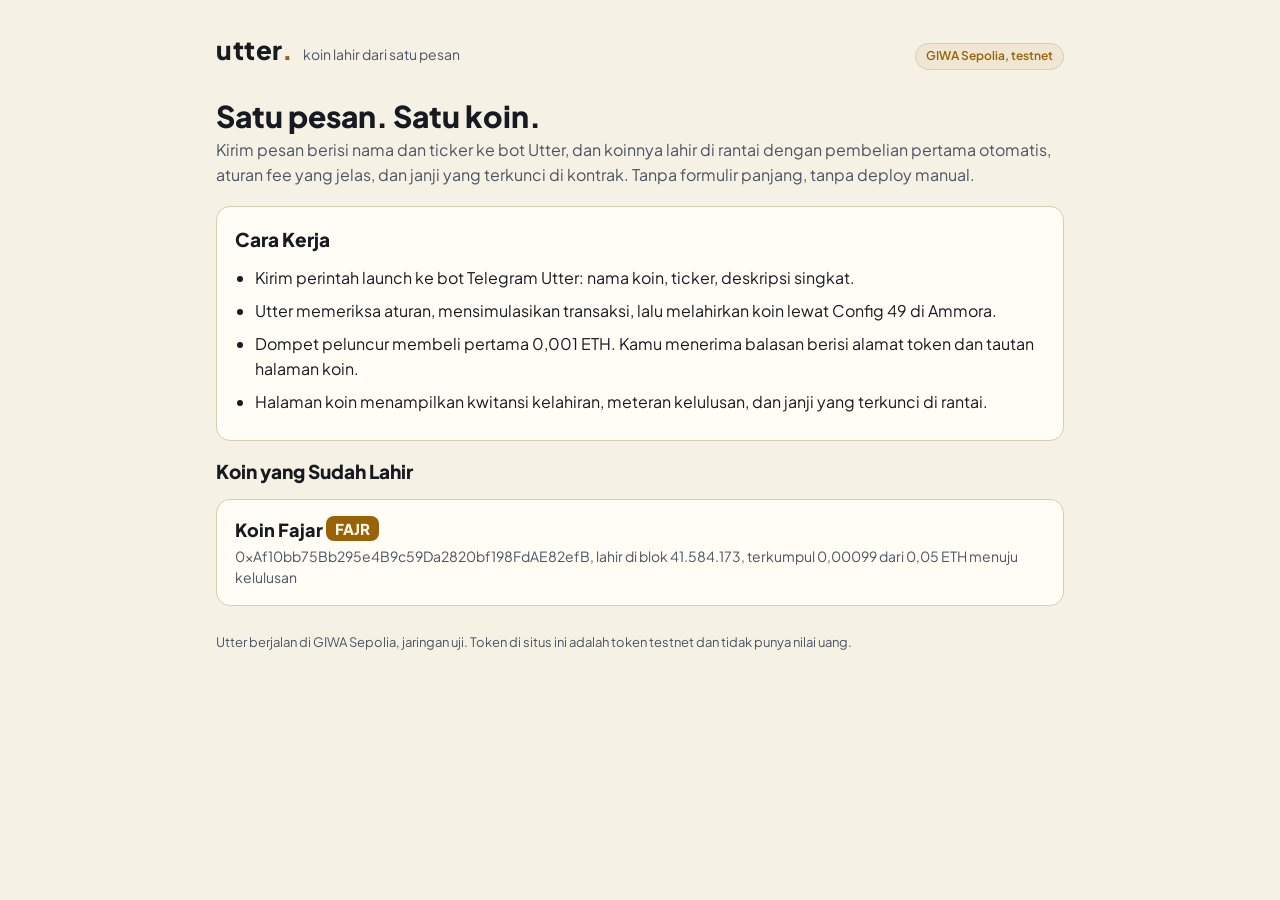
<file: index.html>
<!DOCTYPE html>
<html lang="id">
<head>
<meta charset="utf-8">
<meta name="viewport" content="width=device-width, initial-scale=1">
<title>Utter, koin lahir dari satu pesan</title>
<meta name="description" content="Utter melahirkan koin dari satu pesan chat di Ammora, GIWA Sepolia. Satu pesan berisi nama dan ticker menjadi koin on-chain dengan aturan yang terkunci di rantai.">
<link rel="stylesheet" href="assets/style.css">
</head>
<body>
<div class="wrap">
  <header class="site">
    <span class="logo">utter<span class="dot">.</span></span>
    <span class="tagline">koin lahir dari satu pesan</span>
    <span class="netbadge">GIWA Sepolia, testnet</span>
  </header>

  <h1>Satu pesan. Satu koin.</h1>
  <p class="sub">Kirim pesan berisi nama dan ticker ke bot Utter, dan koinnya lahir di rantai dengan pembelian pertama otomatis, aturan fee yang jelas, dan janji yang terkunci di kontrak. Tanpa formulir panjang, tanpa deploy manual.</p>

  <section class="card" aria-label="Cara kerja">
    <h2>Cara Kerja</h2>
    <ul class="plain">
      <li>Kirim perintah launch ke bot Telegram Utter: nama koin, ticker, deskripsi singkat.</li>
      <li>Utter memeriksa aturan, mensimulasikan transaksi, lalu melahirkan koin lewat Config 49 di Ammora.</li>
      <li>Dompet peluncur membeli pertama 0,001 ETH. Kamu menerima balasan berisi alamat token dan tautan halaman koin.</li>
      <li>Halaman koin menampilkan kwitansi kelahiran, meteran kelulusan, dan janji yang terkunci di rantai.</li>
    </ul>
  </section>

  <section aria-label="Koin yang sudah lahir">
    <h2>Koin yang Sudah Lahir</h2>
    <div class="coin-list">
      <a class="coin-card" href="c/0xaf10bb75bb295e4b9c59da2820bf198fdaf82efb/">
        <span class="nm">Koin Fajar <span class="ticker-chip">FAJR</span></span>
        <div class="mt">0xAf10bb75Bb295e4B9c59Da2820bf198FdAE82efB, lahir di blok 41.584.173, terkumpul 0,00099 dari 0,05 ETH menuju kelulusan</div>
      </a>
    </div>
  </section>

  <p class="foot">Utter berjalan di GIWA Sepolia, jaringan uji. Token di situs ini adalah token testnet dan tidak punya nilai uang. <span data-latest-block></span></p>
</div>
<script src="assets/app.js" defer></script>
</body>
</html>
</file>
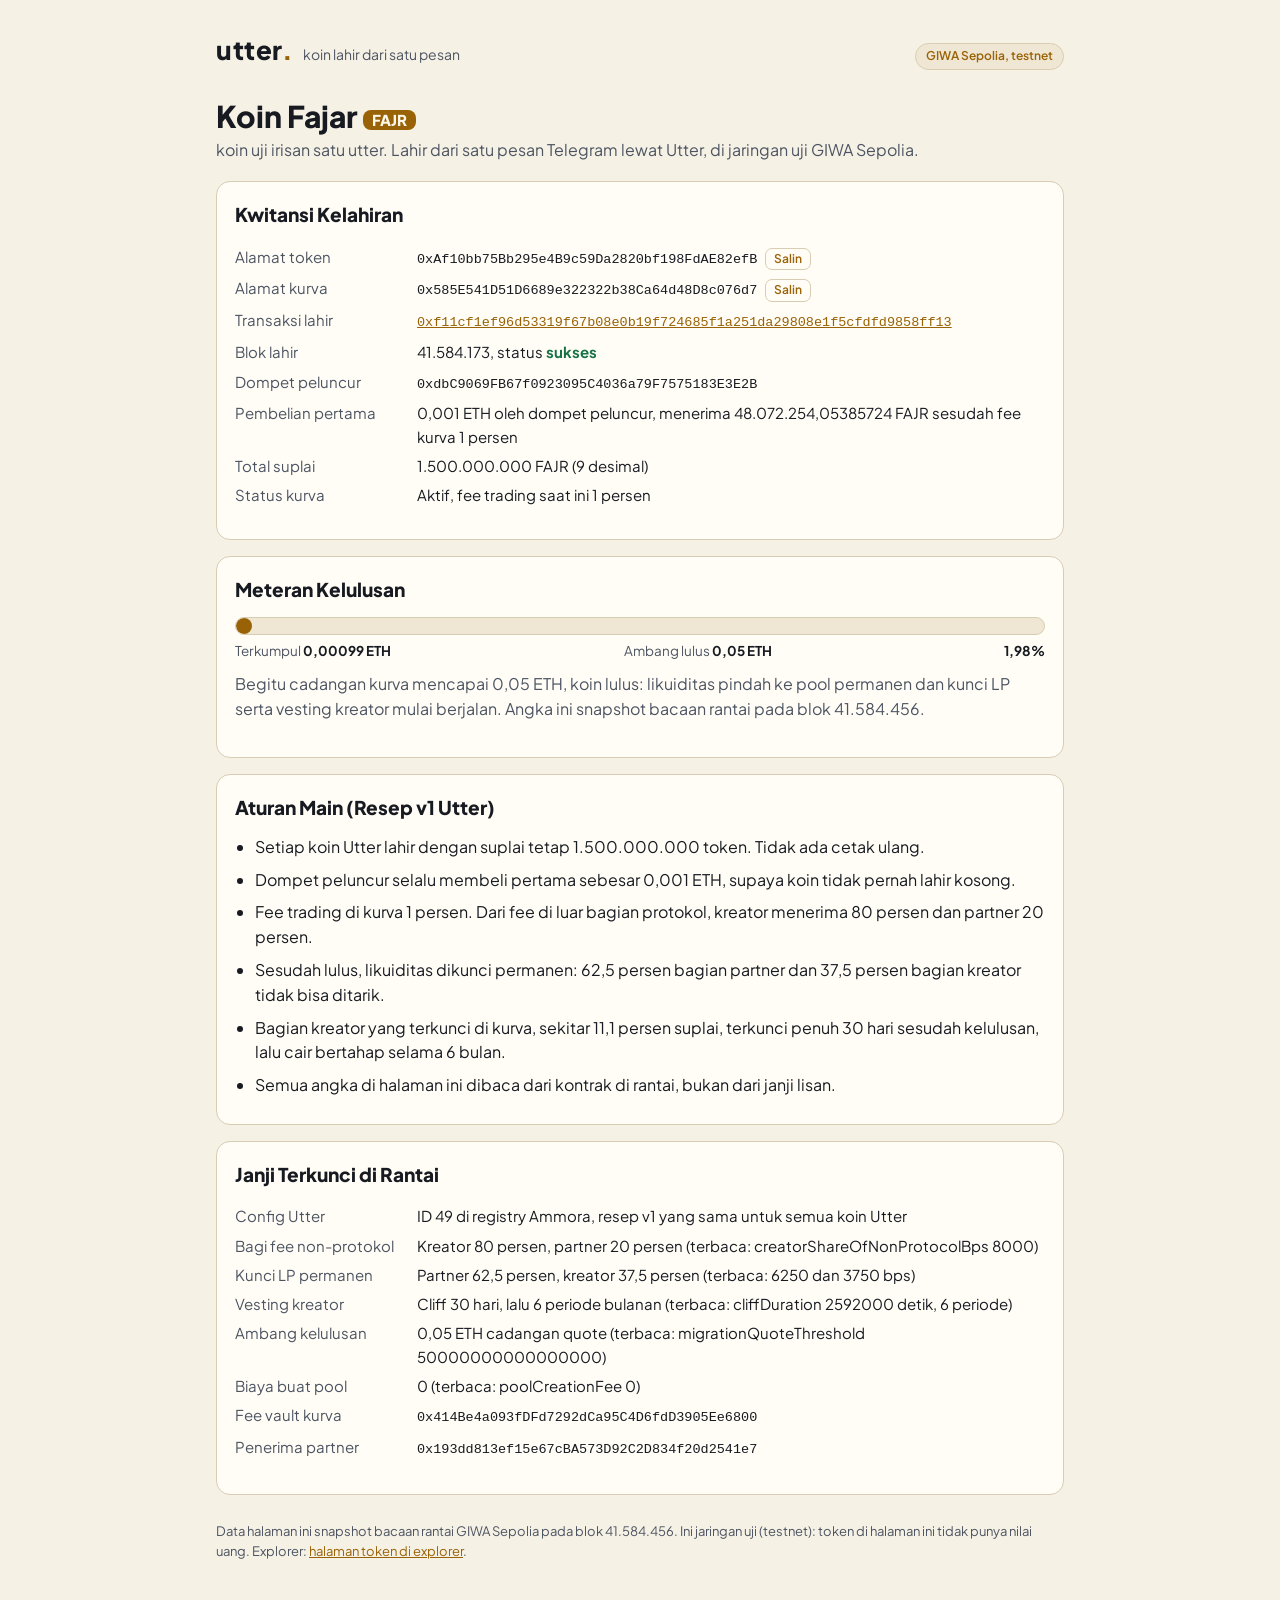
<file: c/0xaf10bb75bb295e4b9c59da2820bf198fdaf82efb/index.html>
<!DOCTYPE html>
<html lang="id">
<head>
<meta charset="utf-8">
<meta name="viewport" content="width=device-width, initial-scale=1">
<title>Koin Fajar (FAJR) di Utter</title>
<meta name="description" content="Kwitansi kelahiran, aturan main, meteran kelulusan, dan janji terkunci Koin Fajar (FAJR), koin pertama yang lahir lewat Utter di GIWA Sepolia.">
<link rel="stylesheet" href="../../assets/style.css">
</head>
<body>
<div class="wrap">
  <header class="site">
    <span class="logo">utter<span class="dot">.</span></span>
    <span class="tagline">koin lahir dari satu pesan</span>
    <span class="netbadge">GIWA Sepolia, testnet</span>
  </header>

  <h1>Koin Fajar <span class="ticker-chip">FAJR</span></h1>
  <p class="sub">koin uji irisan satu utter. Lahir dari satu pesan Telegram lewat Utter, di jaringan uji GIWA Sepolia.</p>

  <section class="card" aria-label="Kwitansi kelahiran">
    <h2>Kwitansi Kelahiran</h2>
    <dl class="kv">
      <dt>Alamat token</dt>
      <dd><span class="mono">0xAf10bb75Bb295e4B9c59Da2820bf198FdAE82efB</span><button class="copy-btn" data-copy="0xAf10bb75Bb295e4B9c59Da2820bf198FdAE82efB">Salin</button></dd>
      <dt>Alamat kurva</dt>
      <dd><span class="mono">0x585E541D51D6689e322322b38Ca64d48D8c076d7</span><button class="copy-btn" data-copy="0x585E541D51D6689e322322b38Ca64d48D8c076d7">Salin</button></dd>
      <dt>Transaksi lahir</dt>
      <dd><a class="mono" href="https://sepolia-explorer.giwa.io/tx/0xf11cf1ef96d53319f67b08e0b19f724685f1a251da29808e1f5cfdfd9858ff13">0xf11cf1ef96d53319f67b08e0b19f724685f1a251da29808e1f5cfdfd9858ff13</a></dd>
      <dt>Blok lahir</dt>
      <dd>41.584.173, status <span class="status-ok">sukses</span></dd>
      <dt>Dompet peluncur</dt>
      <dd><span class="mono">0xdbC9069FB67f0923095C4036a79F7575183E3E2B</span></dd>
      <dt>Pembelian pertama</dt>
      <dd>0,001 ETH oleh dompet peluncur, menerima 48.072.254,05385724 FAJR sesudah fee kurva 1 persen</dd>
      <dt>Total suplai</dt>
      <dd>1.500.000.000 FAJR (9 desimal)</dd>
      <dt>Status kurva</dt>
      <dd>Aktif, fee trading saat ini 1 persen</dd>
    </dl>
  </section>

  <section class="card" aria-label="Meteran kelulusan">
    <h2>Meteran Kelulusan</h2>
    <div class="meter" role="img" aria-label="Terkumpul 0,00099 ETH dari ambang kelulusan 0,05 ETH, yaitu 1,98 persen"><i style="width:1.98%"></i></div>
    <div class="meter-note"><span>Terkumpul <b>0,00099 ETH</b></span><span>Ambang lulus <b>0,05 ETH</b></span><span><b>1,98%</b></span></div>
    <p class="sub" style="margin-top:10px">Begitu cadangan kurva mencapai 0,05 ETH, koin lulus: likuiditas pindah ke pool permanen dan kunci LP serta vesting kreator mulai berjalan. Angka ini snapshot bacaan rantai pada blok 41.584.456.</p>
  </section>

  <section class="card" aria-label="Aturan main">
    <h2>Aturan Main (Resep v1 Utter)</h2>
    <ul class="plain">
      <li>Setiap koin Utter lahir dengan suplai tetap 1.500.000.000 token. Tidak ada cetak ulang.</li>
      <li>Dompet peluncur selalu membeli pertama sebesar 0,001 ETH, supaya koin tidak pernah lahir kosong.</li>
      <li>Fee trading di kurva 1 persen. Dari fee di luar bagian protokol, kreator menerima 80 persen dan partner 20 persen.</li>
      <li>Sesudah lulus, likuiditas dikunci permanen: 62,5 persen bagian partner dan 37,5 persen bagian kreator tidak bisa ditarik.</li>
      <li>Bagian kreator yang terkunci di kurva, sekitar 11,1 persen suplai, terkunci penuh 30 hari sesudah kelulusan, lalu cair bertahap selama 6 bulan.</li>
      <li>Semua angka di halaman ini dibaca dari kontrak di rantai, bukan dari janji lisan.</li>
    </ul>
  </section>

  <section class="card" aria-label="Janji terkunci">
    <h2>Janji Terkunci di Rantai</h2>
    <dl class="kv">
      <dt>Config Utter</dt>
      <dd>ID 49 di registry Ammora, resep v1 yang sama untuk semua koin Utter</dd>
      <dt>Bagi fee non-protokol</dt>
      <dd>Kreator 80 persen, partner 20 persen (terbaca: creatorShareOfNonProtocolBps 8000)</dd>
      <dt>Kunci LP permanen</dt>
      <dd>Partner 62,5 persen, kreator 37,5 persen (terbaca: 6250 dan 3750 bps)</dd>
      <dt>Vesting kreator</dt>
      <dd>Cliff 30 hari, lalu 6 periode bulanan (terbaca: cliffDuration 2592000 detik, 6 periode)</dd>
      <dt>Ambang kelulusan</dt>
      <dd>0,05 ETH cadangan quote (terbaca: migrationQuoteThreshold 50000000000000000)</dd>
      <dt>Biaya buat pool</dt>
      <dd>0 (terbaca: poolCreationFee 0)</dd>
      <dt>Fee vault kurva</dt>
      <dd><span class="mono">0x414Be4a093fDFd7292dCa95C4D6fdD3905Ee6800</span></dd>
      <dt>Penerima partner</dt>
      <dd><span class="mono">0x193dd813ef15e67cBA573D92C2D834f20d2541e7</span></dd>
    </dl>
  </section>

  <p class="foot">Data halaman ini snapshot bacaan rantai GIWA Sepolia pada blok 41.584.456. <span data-latest-block></span> Ini jaringan uji (testnet): token di halaman ini tidak punya nilai uang. Explorer: <a href="https://sepolia-explorer.giwa.io/address/0xAf10bb75Bb295e4B9c59Da2820bf198FdAE82efB">halaman token di explorer</a>.</p>
</div>
<script src="../../assets/app.js" defer></script>
</body>
</html>
</file>
<file: assets/style.css>
/* Utter, tema Tinta Malam. Satu berkas CSS, tanpa library. */
@font-face {
  font-family: 'Plus Jakarta Sans';
  font-style: normal;
  font-weight: 400 800;
  font-display: swap;
  src: url('fonts/pjs-latin.woff2') format('woff2');
  unicode-range: U+0000-00FF, U+0131, U+0152-0153, U+02BB-02BC, U+02C6, U+02DA, U+02DC, U+0304, U+0308, U+0329, U+2000-206F, U+20AC, U+2122, U+2191, U+2193, U+2212, U+2215, U+FEFF, U+FFFD;
}
@font-face {
  font-family: 'Plus Jakarta Sans';
  font-style: normal;
  font-weight: 400 800;
  font-display: swap;
  src: url('fonts/pjs-latin-ext.woff2') format('woff2');
  unicode-range: U+0100-02BA, U+02BD-02C5, U+02C7-02CC, U+02CE-02D7, U+02DD-02FF, U+0304, U+0308, U+0329, U+1D00-1DBF, U+1E00-1E9F, U+1EF2-1EFF, U+2020, U+20A0-20AB, U+20AD-20C4, U+2113, U+2C60-2C7F, U+A720-A7FF;
}

:root {
  --bg: #0a0d13;
  --bg-soft: #10141d;
  --card: #131926;
  --line: #26304a;
  --ink: #f2ead8;
  --ink-dim: #b9c0cf;
  --accent: #f5b942;
  --accent-ink: #1a1206;
  --good: #7bd88f;
  --mono: ui-monospace, 'SF Mono', Menlo, Consolas, monospace;
}
@media (prefers-color-scheme: light) {
  :root {
    --bg: #f6f1e5;
    --bg-soft: #efe7d3;
    --card: #fffdf6;
    --line: #d8cdb2;
    --ink: #171a21;
    --ink-dim: #4c5462;
    --accent: #9a6206;
    --accent-ink: #fff8ea;
    --good: #177245;
  }
}

* { box-sizing: border-box; }
html { -webkit-text-size-adjust: 100%; }
body {
  margin: 0;
  background: var(--bg);
  color: var(--ink);
  font-family: 'Plus Jakarta Sans', system-ui, -apple-system, 'Segoe UI', sans-serif;
  font-size: 16px;
  line-height: 1.55;
}
.wrap { max-width: 880px; margin: 0 auto; padding: 20px 16px 56px; }

header.site { display: flex; align-items: baseline; gap: 10px; padding: 10px 0 22px; }
.logo { font-weight: 800; font-size: 26px; letter-spacing: 0.5px; }
.logo .dot { color: var(--accent); }
.tagline { color: var(--ink-dim); font-size: 14px; }
.netbadge {
  margin-left: auto; font-size: 12px; font-weight: 600; color: var(--accent);
  border: 1px solid var(--line); border-radius: 999px; padding: 3px 10px; background: var(--bg-soft);
}

h1 { font-size: 30px; line-height: 1.2; margin: 6px 0 4px; font-weight: 800; }
h2 { font-size: 19px; margin: 0 0 12px; font-weight: 800; }
.sub { color: var(--ink-dim); margin: 0 0 18px; }
.ticker-chip {
  display: inline-block; font-weight: 800; color: var(--accent-ink); background: var(--accent);
  border-radius: 8px; padding: 1px 9px; font-size: 15px; vertical-align: 2px;
}

.card {
  background: var(--card); border: 1px solid var(--line); border-radius: 14px;
  padding: 18px; margin: 0 0 16px;
}
.kv { display: grid; grid-template-columns: 168px 1fr; gap: 6px 14px; font-size: 15px; }
.kv dt { color: var(--ink-dim); }
.kv dd { margin: 0; overflow-wrap: anywhere; }
.mono { font-family: var(--mono); font-size: 13.5px; }
a { color: var(--accent); }
a:focus-visible, button:focus-visible { outline: 2px solid var(--accent); outline-offset: 2px; }

.copy-btn {
  font: inherit; font-size: 12px; font-weight: 600; cursor: pointer;
  color: var(--accent); background: transparent; border: 1px solid var(--line);
  border-radius: 7px; padding: 1px 8px; margin-left: 8px;
}
.copy-btn:hover { border-color: var(--accent); }

.meter { background: var(--bg-soft); border: 1px solid var(--line); border-radius: 999px; height: 18px; overflow: hidden; }
.meter > i { display: block; height: 100%; background: var(--accent); border-radius: 999px; }
.meter-note { display: flex; flex-wrap: wrap; justify-content: space-between; gap: 2px 14px; font-size: 13.5px; color: var(--ink-dim); margin-top: 6px; }
.meter-note span { white-space: nowrap; }
.meter-note b { color: var(--ink); }

ul.plain { margin: 0; padding-left: 20px; }
ul.plain li { margin: 0 0 8px; }
.status-ok { color: var(--good); font-weight: 700; }
.foot { color: var(--ink-dim); font-size: 13px; margin-top: 26px; overflow-wrap: anywhere; }

.coin-list { display: grid; gap: 12px; }
.coin-card {
  display: block; text-decoration: none; color: var(--ink);
  background: var(--card); border: 1px solid var(--line); border-radius: 14px; padding: 16px 18px;
}
.coin-card:hover { border-color: var(--accent); }
.coin-card .nm { font-weight: 800; font-size: 18px; }
.coin-card .mt { color: var(--ink-dim); font-size: 14px; margin-top: 2px; overflow-wrap: anywhere; }

@media (max-width: 560px) {
  .kv { grid-template-columns: 1fr; gap: 2px 0; }
  .kv dd { margin-bottom: 8px; }
  h1 { font-size: 25px; }
  .tagline { display: none; }
}
@media (prefers-reduced-motion: no-preference) {
  .meter > i { transition: width 0.6s ease; }
}
</file>
